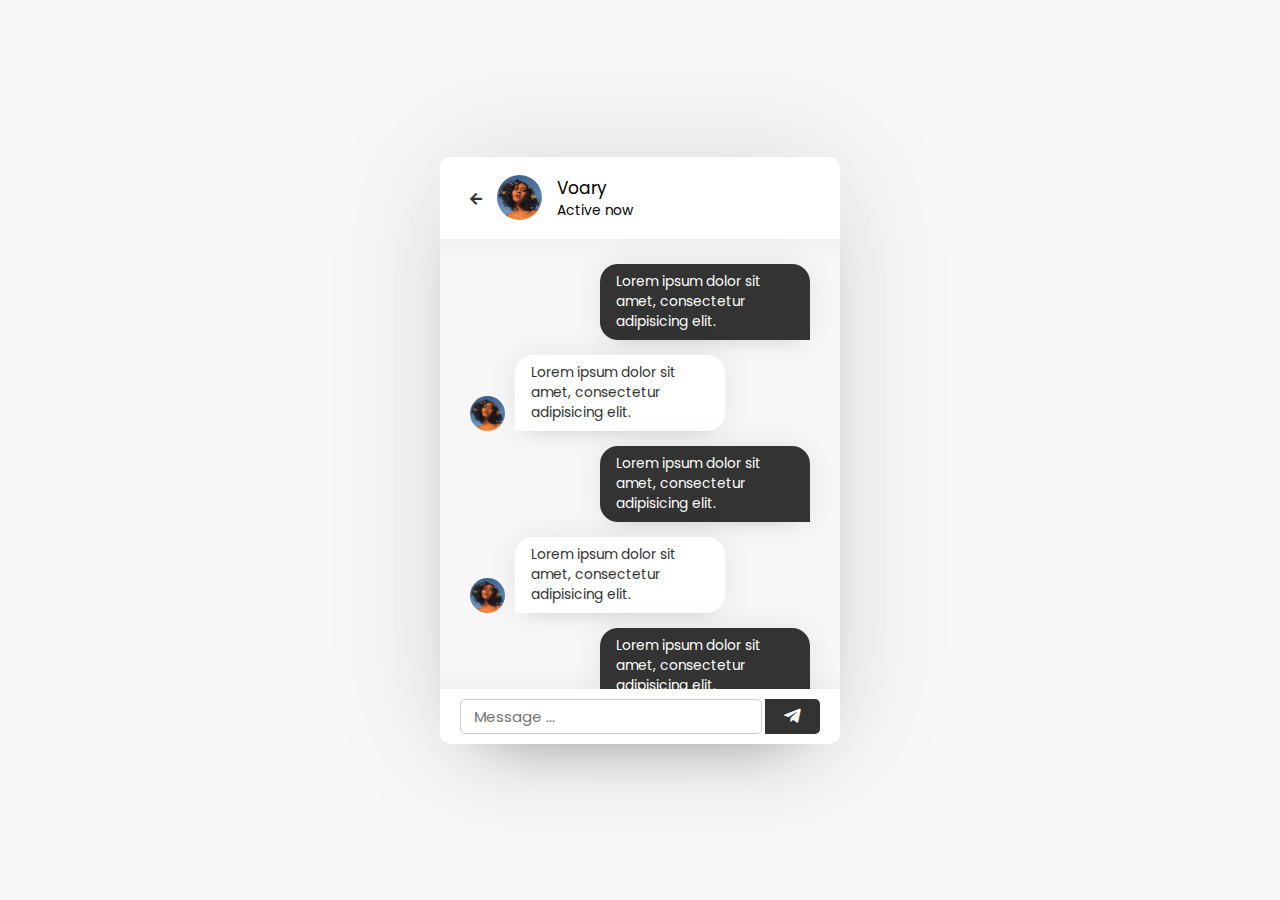
<file: chat.html>
<!DOCTYPE html>
<html>
<head>
	<meta charset="utf-8">
	<meta name="viewport" content="width=device-width, initial-scale=1">
	<title> | Chat-Box |</title>
	<link rel="stylesheet" type="text/css" href="assets/css/styles.css">
	<link rel="stylesheet" href="https://cdnjs.cloudflare.com/ajax/libs/font-awesome/5.15.2/css/all.min.css">
</head>
<body>
	<div class="wrapper-chat">
		<section class="chat-area">
			<header>
				<a href="#" class="back-icon"> <i class="fas fa-arrow-left"></i></a>
				<img src="assets/img/user.jpg" alt="">
				<div class="details">
					<span> Voary </span>
					<p> Active now </p>
				</div>
			</header>
			<div class="chat-box">
				<div class="chat outgoing">
					<div class="details">
						<p>Lorem ipsum dolor sit amet, consectetur adipisicing elit.</p>
					</div>
				</div>
				<div class="chat incoming">
					<img src="assets/img/user.jpg" alt="">
					<div class="details">
						<p>Lorem ipsum dolor sit amet, consectetur adipisicing elit.</p>
					</div>
				</div>
				<div class="chat outgoing">
					<div class="details">
						<p>Lorem ipsum dolor sit amet, consectetur adipisicing elit.</p>
					</div>
				</div>
				<div class="chat incoming">
					<img src="assets/img/user.jpg" alt="">
					<div class="details">
						<p>Lorem ipsum dolor sit amet, consectetur adipisicing elit.</p>
					</div>
				</div>
				<div class="chat outgoing">
					<div class="details">
						<p>Lorem ipsum dolor sit amet, consectetur adipisicing elit.</p>
					</div>
				</div>
				<div class="chat incoming">
					<img src="assets/img/user.jpg" alt="">
					<div class="details">
						<p>Lorem ipsum dolor sit amet, consectetur adipisicing elit.</p>
					</div>
				</div>
				<div class="chat outgoing">
					<div class="details">
						<p>Lorem ipsum dolor sit amet, consectetur adipisicing elit.</p>
					</div>
				</div>
				<div class="chat incoming">
					<img src="assets/img/user.jpg" alt="">
					<div class="details">
						<p>Lorem ipsum dolor sit amet, consectetur adipisicing elit.</p>
					</div>
				</div>
			</div>
			<form action="#" class="typing-area">
				<input type="text" placeholder="Message ..." >
				<button> <i class="fab fa-telegram-plane"></i></button>
			</form>
		</section>
	</div>

	<script>document.write('<script src="http://' + (location.host || 'localhost').split(':')[0] + ':35729/livereload.js?snipver=1"></' + 'script>')</script>
</body>
</html>
</file>
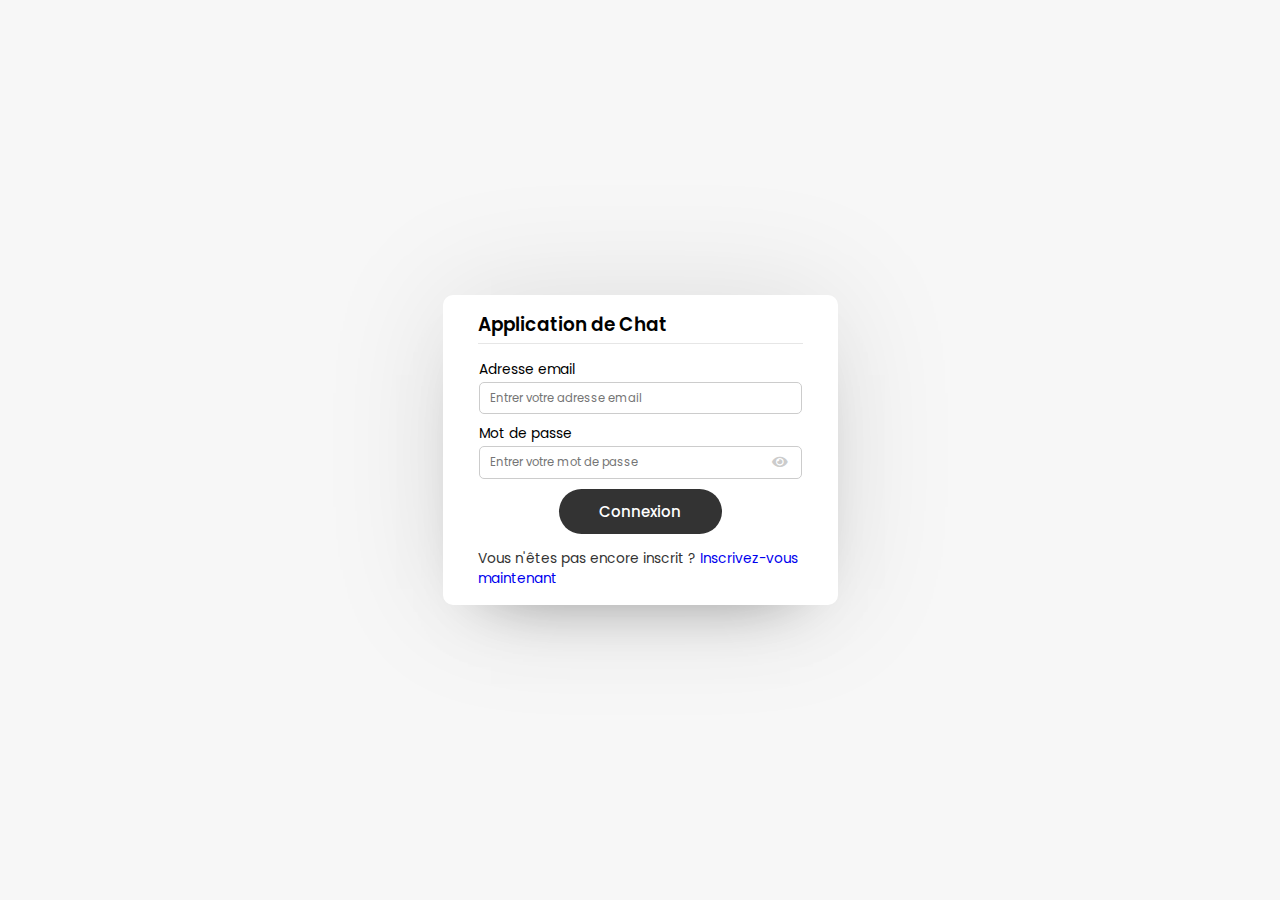
<file: login.html>
<!DOCTYPE html>
<html>
<head>
	<meta charset="utf-8">
	<meta name="viewport" content="width=device-width, initial-scale=1">
	<title> | Chat-Box |</title>
	<link rel="stylesheet" type="text/css" href="assets/css/styles.css">
	<link rel="stylesheet" href="https://cdnjs.cloudflare.com/ajax/libs/font-awesome/5.15.2/css/all.min.css">
</head>
<body>
	<div class="wrapper-login">
		<section class="form login">
			<header> Application de Chat </header>
			<form action="#">
				<div class="error-txt">  Ceci est un message d'erreur !</div>
 				<div class="field input">
						<label> Adresse email </label>
						<input type="text" name="" placeholder="Entrer votre adresse email">
				</div>
				<div class="field input">
						<label> Mot de passe </label>
						<input type="password" name="" placeholder="Entrer votre mot de passe">
						<i class="fas fa-eye"></i>
					</div>
				<div class="field button">
					<input type="submit" name="" value="Connexion">
				</div>
			</form>
			<div class="link"> Vous n'êtes pas encore inscrit ? <a href="#"> Inscrivez-vous maintenant </a></div>
		</section>
	</div>

	<script type="text/javascript" src="assets/js/password.js"></script>
	<script>document.write('<script src="http://' + (location.host || 'localhost').split(':')[0] + ':35729/livereload.js?snipver=1"></' + 'script>')</script>
</body>
</html>
</file>
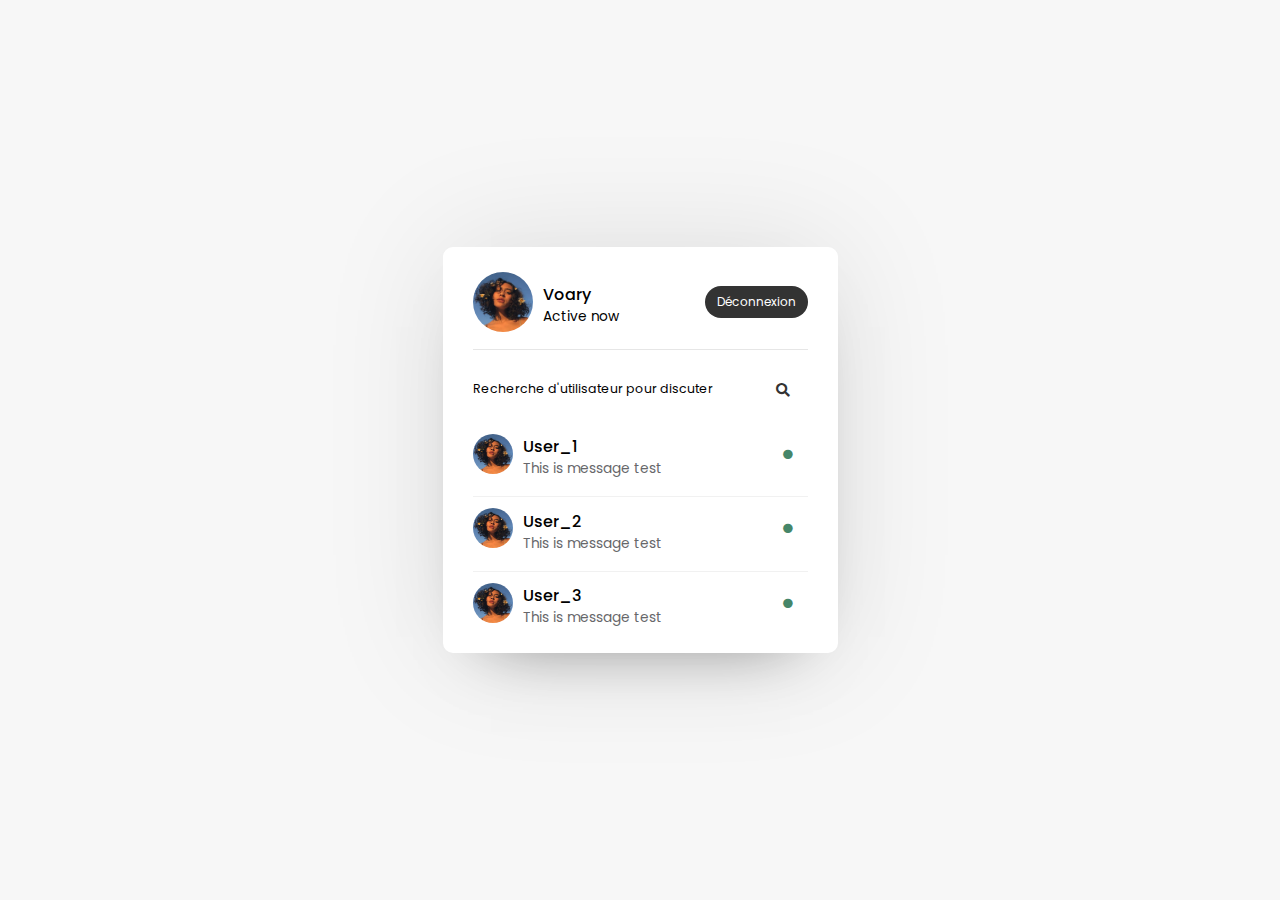
<file: users.html>
<!DOCTYPE html>
<html>
<head>
	<meta charset="utf-8">
	<meta name="viewport" content="width=device-width, initial-scale=1">
	<title> | Chat-Box |</title>
	<link rel="stylesheet" type="text/css" href="assets/css/styles.css">
	<link rel="stylesheet" href="https://cdnjs.cloudflare.com/ajax/libs/font-awesome/5.15.2/css/all.min.css">
</head>
<body>
	<div class="wrapper-users">
		<section class="users">
			<header>
				<div class="content">
					<img src="assets/img/user.jpg" alt="">
					<div class="details">
						<span> Voary </span>
						<p> Active now </p>
					</div>
				</div>
				<a href="#" class="logout">Déconnexion</a>
			</header>
			<div class="search">
				<span class="text">
					Recherche d'utilisateur pour discuter
				</span>
				<input type="text" placeholder="Entrer un nom ...">
				<button> <i class="fas fa-search"></i></button>
			</div>
			<div class="users-list">
				<a href="#">
					<div class="content">
						<img src="assets/img/user.jpg" alt="">
						<div class="details">
							<span> User_1 </span>
							<p> This is message test </p>
						</div>
					</div>
					<div class="status-dot">
						<i class="fas fa-circle"></i>
					</div>
				</a>
				<a href="#">
					<div class="content">
						<img src="assets/img/user.jpg" alt="">
						<div class="details">
							<span> User_2 </span>
							<p> This is message test </p>
						</div>
					</div>
					<div class="status-dot">
						<i class="fas fa-circle"></i>
					</div>
				</a>
				<a href="#">
					<div class="content">
						<img src="assets/img/user.jpg" alt="">
						<div class="details">
							<span> User_3 </span>
							<p> This is message test </p>
						</div>
					</div>
					<div class="status-dot">
						<i class="fas fa-circle"></i>
					</div>
				</a>
				<a href="#">
					<div class="content">
						<img src="assets/img/user.jpg" alt="">
						<div class="details">
							<span> User_4 </span>
							<p> This is message test </p>
						</div>
					</div>
					<div class="status-dot">
						<i class="fas fa-circle"></i>
					</div>
				</a>
				<a href="#">
					<div class="content">
						<img src="assets/img/user.jpg" alt="">
						<div class="details">
							<span> User_5 </span>
							<p> This is message test </p>
						</div>
					</div>
					<div class="status-dot">
						<i class="fas fa-circle"></i>
					</div>
				</a>
			</div>
		</section>
	</div>


	<script type="text/javascript" src="assets/js/users.js"></script>
	<script>document.write('<script src="http://' + (location.host || 'localhost').split(':')[0] + ':35729/livereload.js?snipver=1"></' + 'script>')</script>
</body>
</html>
</file>
<file: assets/css/styles.css>
/* Google Fonts */
@import url('https://fonts.googleapis.com/css2?family=Poppins:wght@400;500;600;700&display=swap');

*{
	font-size: 13.75px;
  margin: 0;
  padding: 0;
  box-sizing: border-box;
  text-decoration: none;
  font-family: 'Poppins', sans-serif;
}
body{
	display: flex;
  align-items: center;
  justify-content: center;
  min-height: 100vh;
  background: #f7f7f7;
}

.wrapper {
	background: #fff;
	width: 425px;
	box-shadow: 0 0 128px 0 rgba(0, 0, 0, 0.1),
							0 32px 64px -48px rgba(0, 0, 0, 0.5);
	border-radius: 10px;
}
.wrapper-login,
.wrapper-users {
	background: #fff;
	width: 395px;
	box-shadow: 0 0 128px 0 rgba(0, 0, 0, 0.1),
							0 32px 64px -48px rgba(0, 0, 0, 0.5);
	border-radius: 10px;
}
.wrapper-chat {
	background: #fff;
	width: 400px;
	box-shadow: 0 0 128px 0 rgba(0, 0, 0, 0.1),
							0 32px 64px -48px rgba(0, 0, 0, 0.5);
	border-radius: 10px;
}

/* Signup Form Css  */
.form {
	/* padding: 25px 30px; */
	padding: 15.5px 35px;
}
.form header {
	font-size: 18.5px;
	font-weight: 600;
	border-bottom: 1px solid #e6e6e6;
	padding-bottom: 5.75px;
	/* text-align: center; */
}
.form form {
	margin: 15.5px 1px;	
}
.form form .error-txt {
	color: #721c24;
	background: #f8d7da;
	padding: 5.75px 10px;
	border-radius: 5px;
	text-align: center;
	margin-bottom: 5.75px;
	border: 1px solid #f5c6cb;
	display: none;
}
.form form .name-details {
	display: flex;
}
.form .name-details .field:first-child {
	margin-right: 10px;
}
.form .name-details .field:last-child {
	margin-left: 10px;
}
.form form .field {
	position: relative;
	display: flex;
	flex-direction: column;
	margin-bottom: 10px;
}
.form form .field label {
	margin-bottom: 2px;
}
.form form .field input {
	outline: none;
}
.form form .input input {
	height: 32.5px;
	width: 100%;
	font-size: 11.5px;
	padding: 0 10px;
	border: 1px solid #ccc;
	border-radius: 5px;
}
.form form .image input {
	font-size: 13px;
}
.form form .button input {
	margin-right: 80px;
	margin-left: 80px;
	height: 45px;
	border: none;
	font-size: 15px;
	font-weight: 500;
	background: #333;
	color: #fff;
	border-radius: 50px;
	cursor: pointer;
}
.form form .field i {
	position: absolute;
	right: 15px;
	color: #ccc;
	top: 70%;
	transform: translateY(-50%);
	cursor: pointer;
}
.form form .field i.active::before {
	color: #333;
	content: "\f070";
}
.form .link {
	color: #333;
}
.form .link a:hover {
	text-decoration: underline;
}

/* Users Css */
.users {
	padding: 25px 30px;
}
.users header,
.users-list a {
	display: flex;
	padding-bottom: 17.5px;
	align-items: center;
	justify-content: space-between;
	border-bottom: 1px solid #e6e6e6;
}
.wrapper-users img {
	object-fit: cover;
	border-radius: 50%;
}
:is(.users, .users-list) .content{
	display: flex;
	align-items: center;
}
.users header .content img {
	height: 60px;
	width: 60px;
}
:is(.users, .users-list) .details {
	margin-top: 5.5px;
	margin-left: 10.5px;
	color: #000;
}
:is(.users, .users-list) .details span {
	font-size: 16px;
	font-weight: 500;
}
.users header .logout {
	font-size: 12px;
	background: #333;
	color: #fff;
	padding: 7px 12px;
	border-radius: 50px;
}
.users .search {
	margin: 20px 0;
	display: flex;
	align-items: center;
	justify-content: space-between;
	position: relative;

}
.users .search .text {
	font-size: 12.5px;
}
.users .search input {
	position: absolute;
	height: 40px;
	width: calc(100% - 50px);
	border: 1px solid #ccc;
	padding: 0 13px;
	font-size: 13px;
	border-radius: 5px;
	outline: none;
	opacity: 0;
	pointer-events: none;
	transition: all 0.2s ease;
}
.users .search input.active {
	opacity: 1;
	pointer-events: auto; 
}
.users .search button {
	width: 49px;
	height: 38px;
	border: none;
	outline: none;
	color: #333;
	background: #fff;
	border-radius: 0 5px 5px 0;
	cursor: pointer;
	font-size: 17px;
	transition: all 0.2s ease;
}
.users .search button.active {
	color: #fff;
	background: #333;
}
.users .search button.active i::before {
	content: "\f00d";
}
.users-list {
	max-height: 200px;
	overflow-y: auto;
}
:is(.chat-box, .users-list)::-webkit-scrollbar {
	width: 0px;
}
.users-list a {
	margin-bottom: 5.75px;
	padding-right: 15px;
	page-break-after: 10px;
	border-bottom-color: #f1f1f1;
}
.users-list a:last-child {
	border: none;
	margin-bottom: 0px;
}
.users-list a .content img{
	height: 40px;
	width: 40px;
}
.users-list a .content p {
	color: #67676a;
}
.users-list a .status-dot i {
	color: #468669;
	font-size: 9.75px;
}
/* We'll use this class name in php to show offline status */
.users-list a .status-dot.offline {
	color: #ccc;
}

/* Chat area css */
.chat-area header {
	display: flex;
	align-items: center;
	padding: 18px 30px;
}
.chat-area header .back-icon {
	font-size: 18px;
	color: #333;
}
.chat-area header img {
	height: 45px;
	width: 45px;
	margin: 0 15px;
	border-radius: 50%;
}
.chat-area header span {
	font-size: 17px;
	font-weight: ;
}
.chat-box {
	height: 450px;
	background: #f7f7f7;
	padding: 10px 30px 20px 30px;
	box-shadow: inset 0 32px 32px -32px rgb(0 0 0 / 5%),
							inset 0 -32px 32px -32px rgb(0 0 0 / 5%);
	overflow-y: auto;

}
.chat-box .chat {
	margin: 15px 0;
}
.chat-box .chat p {
	padding: 8px 16px;
	box-shadow: 0 0 32px rgb(0 0 0 / 8%),
							0 16px 16px -16px rgb(0 0 0 / 10%);
	word-break: break-word;
}
.chat-box .outgoing {
	display: flex;
}
.outgoing .details {
	margin-left: auto;
	max-width: calc(100% - 130px);
}
.outgoing .details p {
	background: #333;
	color: #fff;
	border-radius: 18px 18px 0 18px;
}
.chat-box .incoming {
	display: flex;
	align-items: flex-end;
}
.incoming .details {
	margin-left: 10px;
	margin-right: auto;
	max-width: calc(100% - 130px);
}
.incoming .details p {
	background: #fff;
	color: #333;
	border-radius: 18px 18px 18px 0;
}
.chat-box .incoming img {
	height: 35px;
	width: 35px;
	border-radius: 50%;
}
.chat-area .typing-area {
	padding: 10px 20px;
	display: flex;
	justify-content: space-between;
}
.typing-area input {
	height: 35px;
	width: calc(100% - 58px);
	font-size: 15px;
	border: 1px solid #ccc;
	padding: 0 13px;
	border-radius: 5px;
	outline: none;
}
.typing-area button {
	width: 55px;
	border: none;
	outline: none;
	background: #333;
	color: #fff;
	font-size: 19px;
	cursor: pointer;
	border-radius: 0 5px 5px 0;
}
.typing-area button i {
	font-size: 19px;
}
</file>
